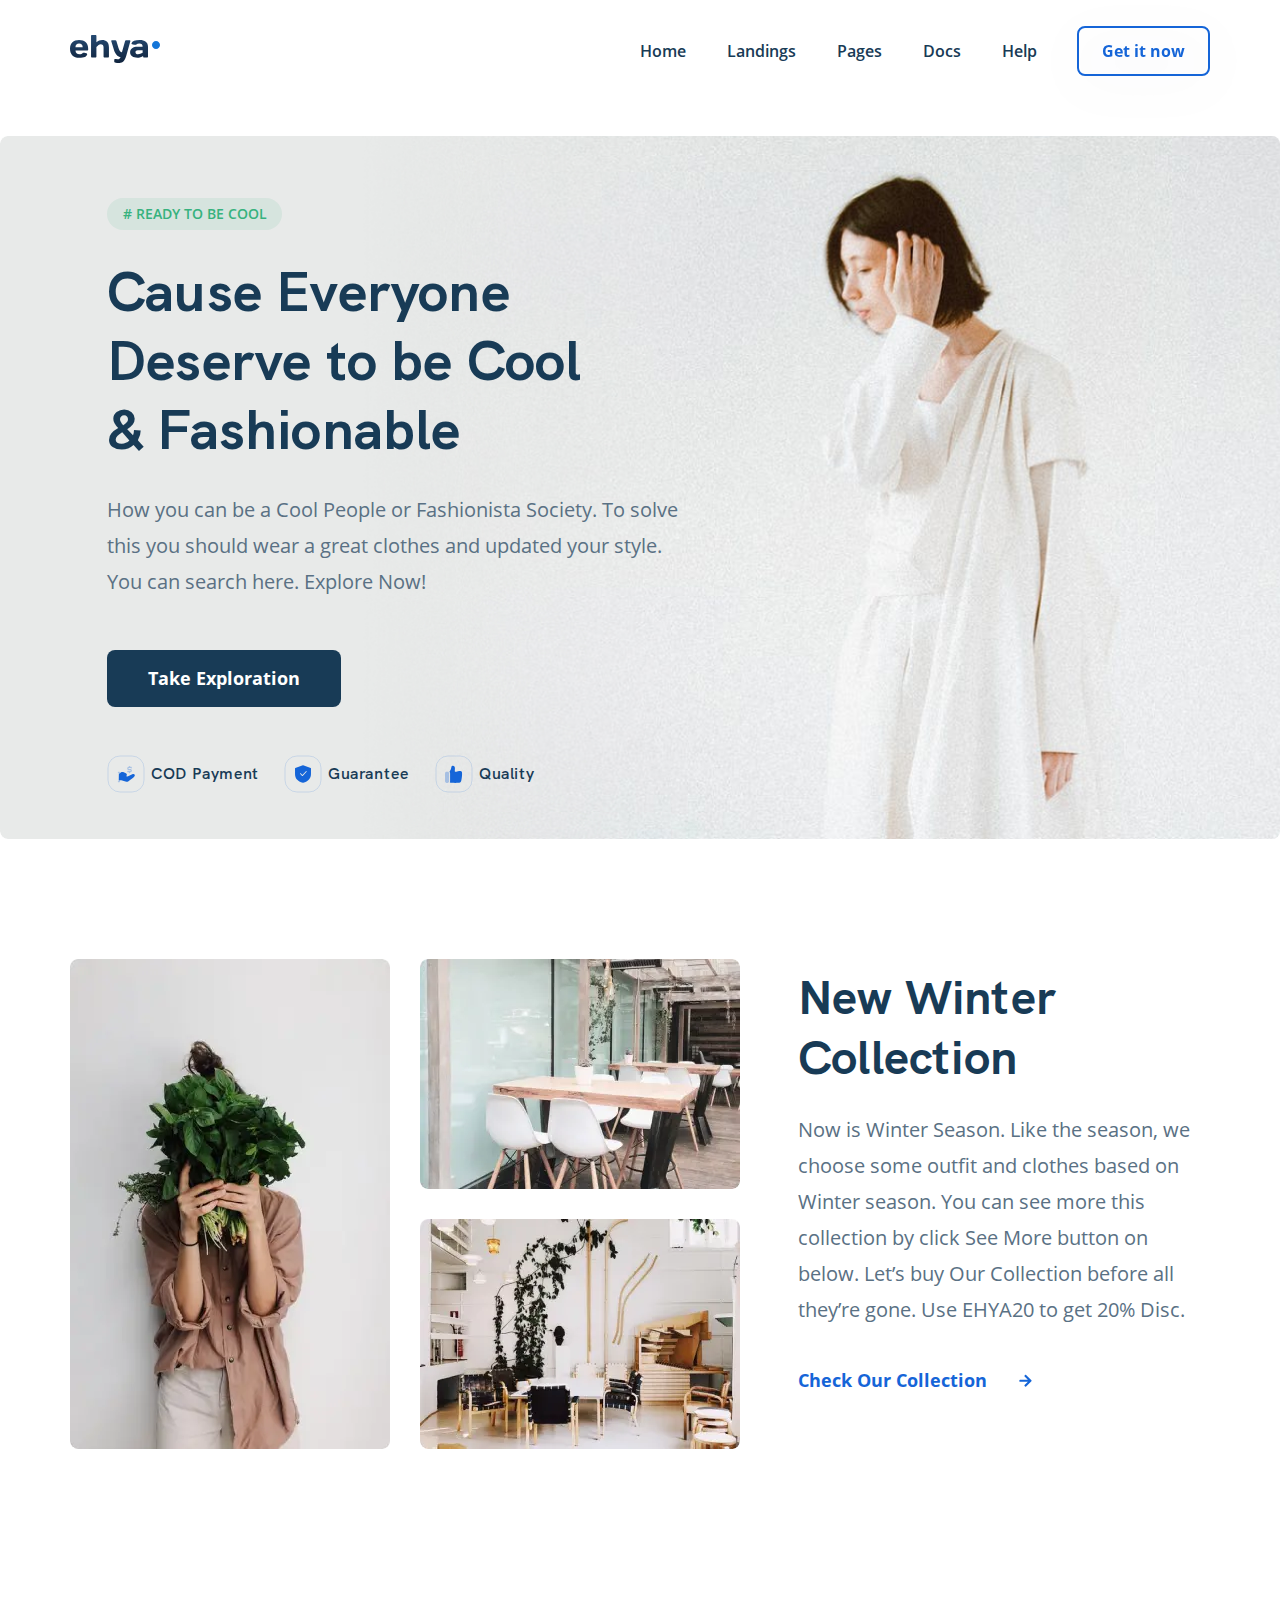
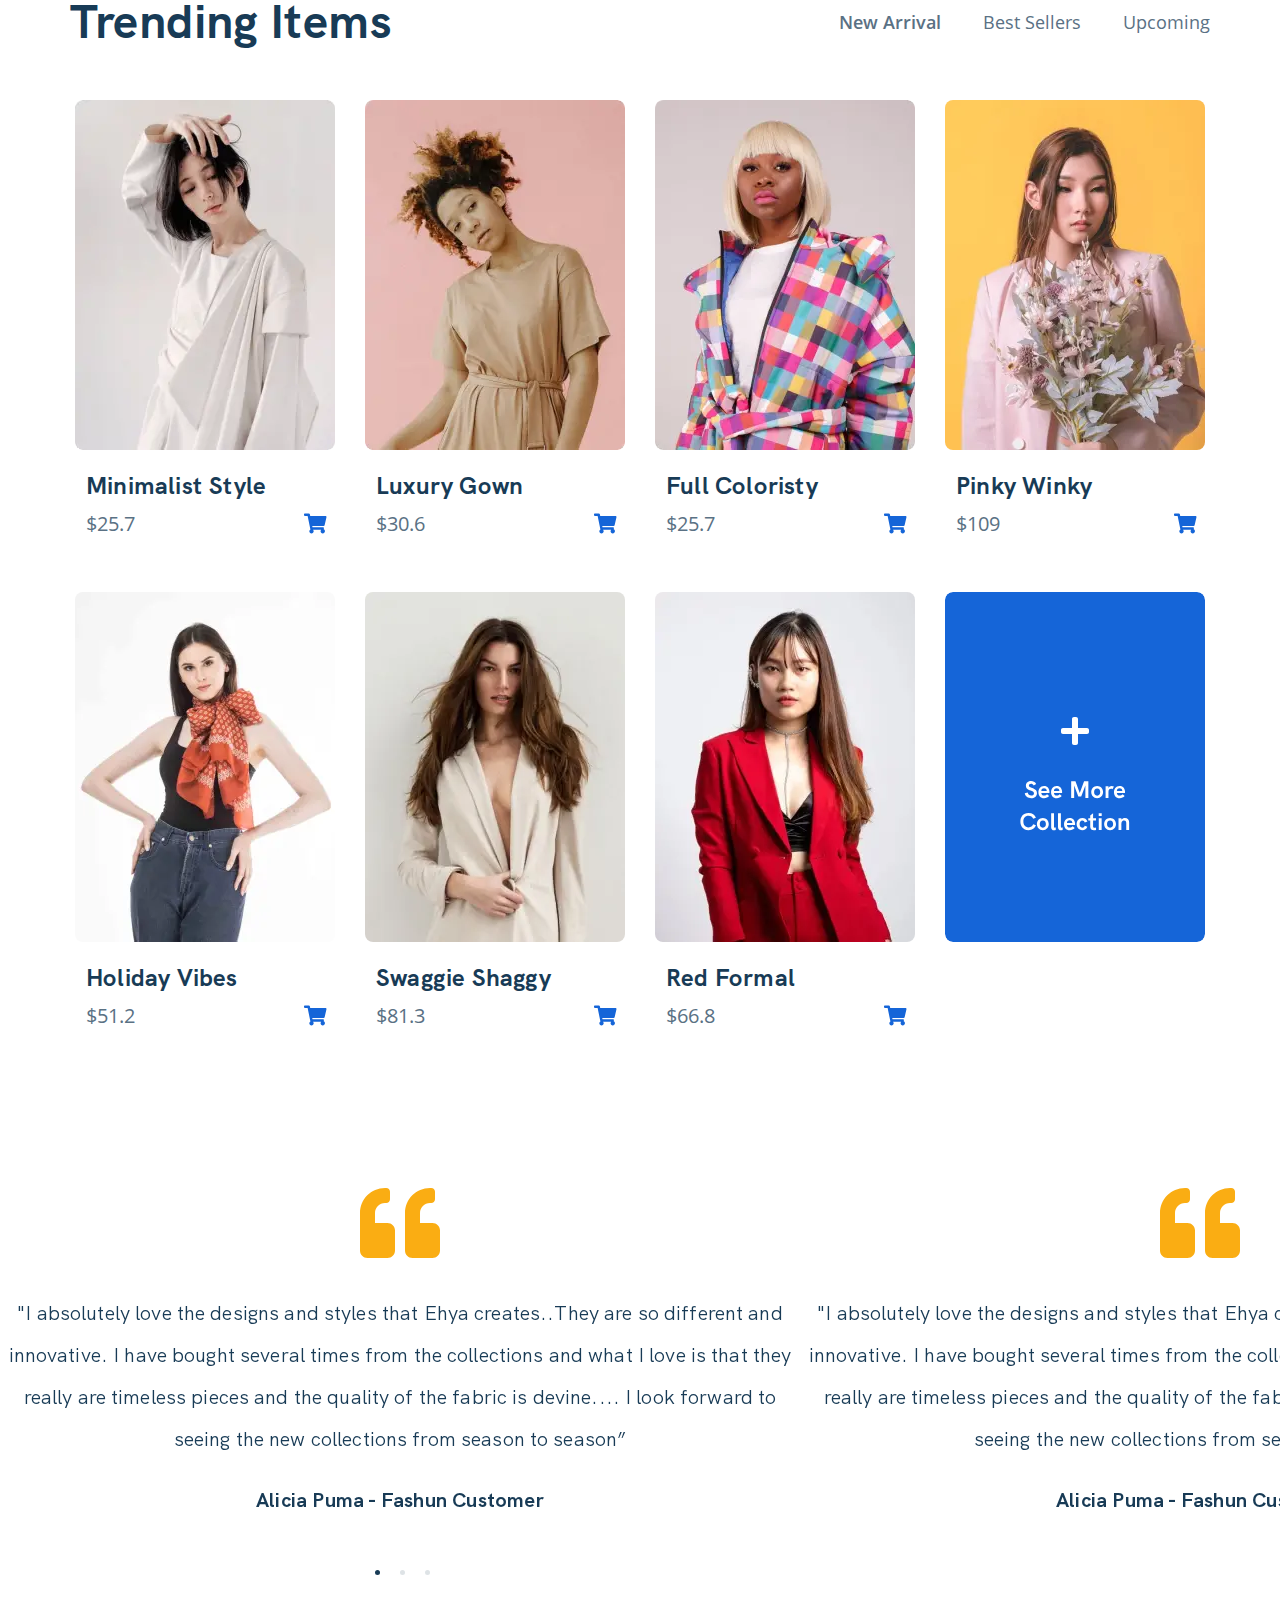
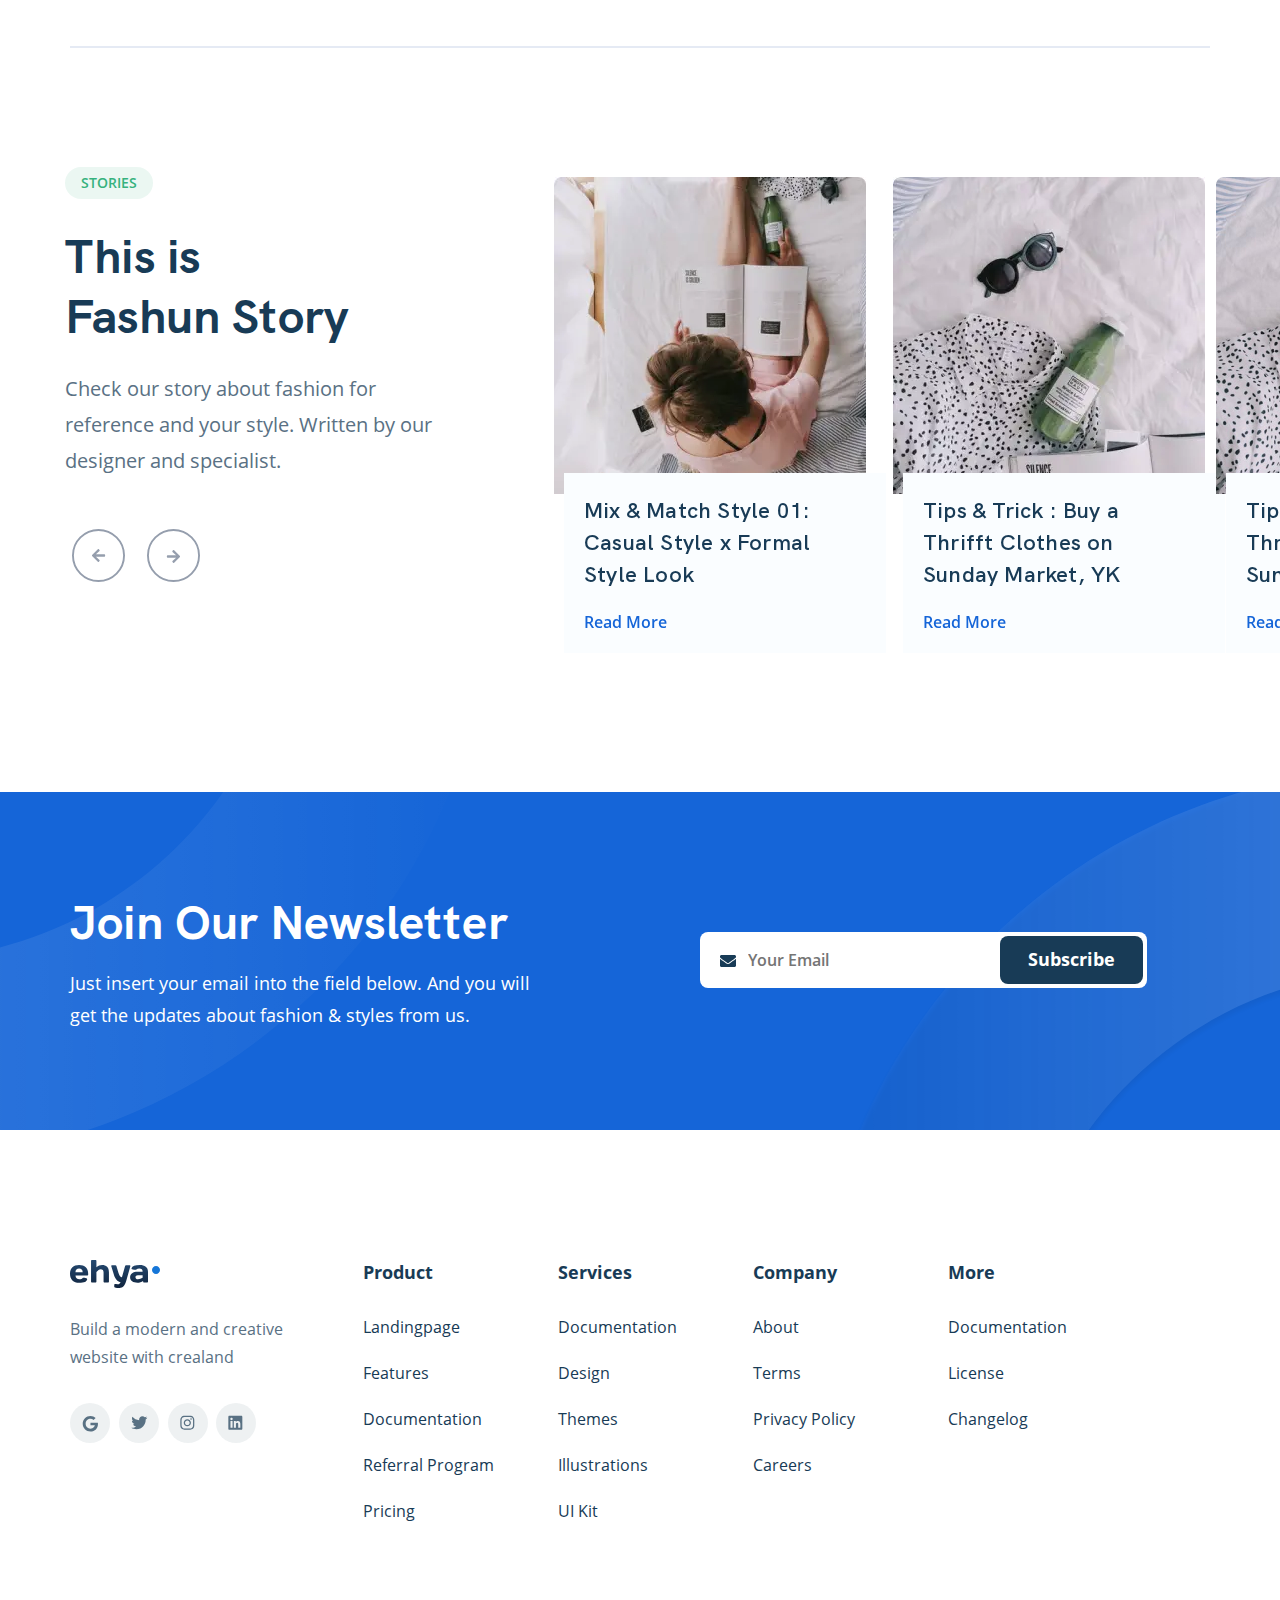
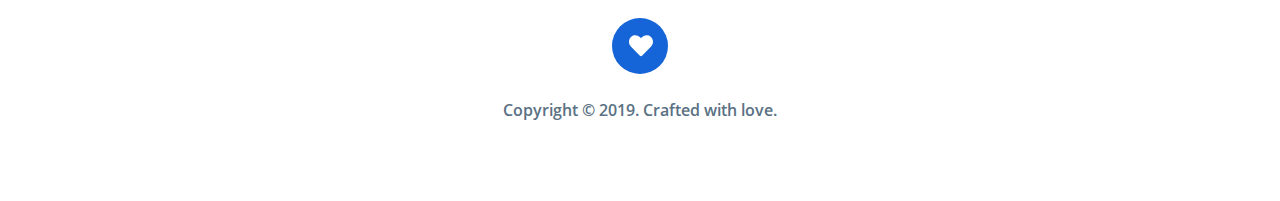
<file: index.html>
<!DOCTYPE html>
<html lang="en">
<head>
  <meta charset="UTF-8">
  <meta name="viewport" content="width=device-width, initial-scale=1.0">
  <link rel="shortcut icon" href="/favicon.ico" type="image/x-icon">
  <link rel="icon" href="/favicon.ico" type="image/x-icon">
  <link rel="stylesheet" href="https://unpkg.com/swiper/swiper-bundle.min.css">
  <link rel="stylesheet" href="css/style.css">
  <title>Ehya - Fashion & Styles</title>
</head>
<body class="body">
  
  <header class="header">
    <div class="container">
      <div class="header-wrapper">
        <a href="index.html" class="a header__link">
          <img src="img/Logo.svg" alt="Logo: ehya" class="img header__logo">
        </a>
        <div class="header__navbar">
          <a href="#" class="a close header__navbar-close" data-backdrop="static" tabindex="-1" data-keyboard="true">
            <img src="img/close.svg" alt="" class="img close-img header__navbar header__navbar-img header__navbar-img--dn">
          </a>
            <ul class="ul header__navbar-menu header__navbar-menu--mobile">
              <li class="li header__navbar-item">
                <a href="#" class="a header__navbar-link header__navbar-link--hover">Home</a>
              </li>
              <li class="li header__navbar-item">
                <a href="#" class="a header__navbar-link header__navbar-link--hover">Landings</a>
              </li>
              <li class="li header__navbar-item">
                <a href="#" class="a header__navbar-link header__navbar-link--hover">Pages</a>
              </li>
              <li class="li header__navbar-item">
                <a href="#" class="a header__navbar-link header__navbar-link--hover">Docs</a>
              </li>
              <li class="li header__navbar-item">
                <a href="#" class="a header__navbar-link header__navbar-link--hover">Help</a>
              </li>
            </ul>
            <button class="button button--no-bg header__navbar-button header__navbar-button--hover">Get it now</button>
        </div>
        <button class="button button-menu header__navbar-menu header__navbar-menu--dn">
          <span class="button-menu__line"></span>
          <span class="button-menu__line"></span>
          <span class="button-menu__line"></span>
        </button>
      </div>
      <!-- /.header-wrapper -->
    </div>
    <!-- /.container -->
  </header>
  <!-- /.header -->

  <section class="hero">
    <div class="container">
      <div class="hero-wrapper">
        <span class="hero__badges"># ready to be cool</span>
        <h1 class="hero__title">
          Cause Everyone<br>Deserve to be Cool<br>& Fashionable
        </h1>
        <p class="hero__text">
          How you can be a Cool People or Fashionista Society. To solve<br>this you should wear a great clothes and updated your style.<br>You can search here. Explore Now!
        </p>
        <button class="button hero__button hero__button--hover">Take Exploration</button>
        <div class="hero__advantages">
          <div class="hero__advantages-item">
            <img src="img/hero/icon-payment.svg" alt="Icon: payment" class="img hero__advantages-icon">
            <span class="hero__advantages-text">COD Payment</span>
          </div>
          <!-- /.hero__advantages-item -->
          <div class="hero__advantages-item">
            <img src="img/hero/icon-protection.svg" alt="Icon: protection" class="img hero__advantages-icon">
            <span class="hero__advantages-text">Guarantee</span>
          </div>
          <!-- /.hero__advantages-item -->
          <div class="hero__advantages-item hero__advantages-item--ml">
            <img src="img/hero/icon-like.svg" alt="Icon: like" class="img hero__advantages-icon">
            <span class="hero__advantages-text">Quality</span>
          </div>
          <!-- /.hero__advantages-item -->
        </div>
        <!-- /.hero__advantages -->
      </div>
      <!-- /.hero-wrapper -->
      
    </div>
    <!-- /.container -->
  </section>
  <!-- /.hero -->

  <section class="collection">
    <div class="container">
      <div class="collection-wrapper">
        <div class="collection-images">
          <div class="collection-images__item collection-images__item--1">
            <picture class="img collection-images__img collection-images__img--1">
              <source srcset="img/collection/colection-1.webp" type="image/webp">
              <img src="img/collection/colection-1.jpg" alt="" >
            </picture>
          </div>
          <!-- /.collection-images__item -->
          <div class="collection-images__item collection-images__item--2">
            <picture class="img collection-images__img collection-images__img--1">
              <source srcset="img/collection/colection-2.webp" type="image/webp">
              <img src="img/collection/colection-2.jpg" alt="" >
            </picture>
          </div>
          <!-- /.collection-images__item -->
          <div class="collection-images__item collection-images__item--3">
            <picture class="img collection-images__img collection-images__img--1">
              <source srcset="img/collection/colection-3.webp" type="image/webp">
              <img src="img/collection/colection-3.jpg" alt="" >
            </picture>
          </div>
          <!-- /.collection-images__item -->
        </div>
        <!-- /.collection-images -->
        <div class="collection-text">
          <h1 class="collection-text__title">New Winter Collection</h1>
          <p class="collection-text__text">Now is Winter Season. Like the season, we choose some outfit and clothes based on Winter season. You can see more this collection by click See More button on below. Let’s buy Our Collection before all they’re gone. Use EHYA20 to get 20% Disc.</p>
          <a href="#" class="a collection-text__link collection-text__link--hover">
            Check Our Collection
            <img src="img/collection/arrow-icon.svg" alt="Icon: arrow" class="img collection-text__icon">
          </a>
        </div>
        <!-- /.collection-text -->
      </div>
      <!-- /.collection-wrapper -->
    </div>
    <!-- /.container -->
  </section>
  <!-- /.collection -->

  <section class="trending">
    <div class="container">
      <div class="trending-top trending-top__wrapper">
        <h1 class="trending-top__title">Trending Items</h1>
        <ul class="ul trending-top trending-top__category">
          <li class="li trending-top trending-top__item">
            <a data-filter="new" href="#" class="a trending-top trending-top__link active">New Arrival</a>
          </li>
          <li class="li trending-top trending-top__item">
            <a data-filter="best" href="#" class="a trending-top trending-top__link">Best Sellers</a>
          </li>
          <li class="li trending-top trending-top__item">
            <a data-filter="upcoming" href="#" class="a trending-top__link">Upcoming</a>
          </li>
        </ul>
      </div>
      <!-- /.trending-top__wrapper -->
      <div class="trending-card">
        <div data-cat="new" class="trending-card__item">
          <div class="trending-card__images">
            <picture class="img trending-card__img">
              <source srcset="img/trending/trending-1.webp" type="image/webp">
                <img src="img/trending/trending-1.jpg" alt="Photo: Minimalist Style" >
            </picture>     
          </div>
          <h3 class="trending-card__title">Minimalist Style</h3>
          <div class="trending-card__wrapper">
            <span class="trending-card__price">$25.7 </span>
            <a href="#" class="a trending-card__link">
              <img src="img/trending/shopping-cart.svg" alt="Icon: shopping-cart" class="img trending-card__shopping">
            </a>
          </div>
        </div>
        <!-- /.trending-card__item -->

        <div data-cat="best" class="trending-card__item">
          <div class="trending-card__images">
            <picture class="img trending-card__img">
              <source srcset="img/trending/trending-2.webp" type="image/webp">
                <img src="img/trending/trending-2.jpg" alt="Photo: Minimalist Style" >
            </picture>
          </div>
          <h3 class="trending-card__title">Luxury Gown </h3>
          <div class="trending-card__wrapper">
            <span class="trending-card__price">$30.6</span>
            <a href="#" class="a trending-card__link">
              <img src="img/trending/shopping-cart.svg" alt="Icon: shopping-cart" class="img trending-card__shopping">
            </a>
          </div>
        </div>
        <!-- /.trending-card__item -->

        <div data-cat="upcoming" class="trending-card__item">
          <div class="trending-card__images">
            <picture class="img trending-card__img">
              <source srcset="img/trending/trending-3.webp" type="image/webp">
                <img src="img/trending/trending-3.jpg" alt="Photo: Minimalist Style" >
            </picture>
          </div>
          <h3 class="trending-card__title">Full Coloristy</h3>
          <div class="trending-card__wrapper">
            <span class="trending-card__price">$25.7 </span>
            <a href="#" class="a trending-card__link">
              <img src="img/trending/shopping-cart.svg" alt="Icon: shopping-cart" class="img trending-card__shopping">
            </a>
          </div>
        </div>
        <!-- /.trending-card__item -->

        <div data-cat="new" class="trending-card__item">
          <div class="trending-card__images">
            <picture class="img trending-card__img">
              <source srcset="img/trending/trending-4.webp" type="image/webp">
                <img src="img/trending/trending-4.jpg" alt="Photo: Minimalist Style" >
            </picture>
          </div>
          <h3 class="trending-card__title">Pinky Winky</h3>
          <div class="trending-card__wrapper">
            <span class="trending-card__price">$109</span>
            <a href="#" class="a trending-card__link">
              <img src="img/trending/shopping-cart.svg" alt="Icon: shopping-cart" class="img trending-card__shopping">
            </a>
          </div>
        </div>
        <!-- /.trending-card__item -->

        <div data-cat="best" class="trending-card__item">
          <div class="trending-card__images">
            <picture class="img trending-card__img">
              <source srcset="img/trending/trending-5.webp" type="image/webp">
                <img src="img/trending/trending-5.jpg" alt="Photo: Minimalist Style" >
            </picture>
          </div>
          <h3 class="trending-card__title">Holiday Vibes</h3>
          <div class="trending-card__wrapper">
            <span class="trending-card__price">$51.2</span>
            <a href="#" class="a trending-card__link">
              <img src="img/trending/shopping-cart.svg" alt="Icon: shopping-cart" class="img trending-card__shopping">
            </a>
          </div>
        </div>
        <!-- /.trending-card__item -->

        <div data-cat="upcoming" class="trending-card__item">
          <div class="trending-card__images">
            <picture class="img trending-card__img">
              <source srcset="img/trending/trending-6.webp" type="image/webp">
                <img src="img/trending/trending-6.jpg" alt="Photo: Minimalist Style" >
            </picture>
          </div>
          <h3 class="trending-card__title">Swaggie Shaggy</h3>
          <div class="trending-card__wrapper">
            <span class="trending-card__price">$81.3</span>
            <a href="#" class="a trending-card__link">
              <img src="img/trending/shopping-cart.svg" alt="Icon: shopping-cart" class="img trending-card__shopping">
            </a>
          </div>
        </div>
        <!-- /.trending-card__item -->

        <div data-cat="best" class="trending-card__item">
          <div class="trending-card__images">
            <picture class="img trending-card__img">
              <source srcset="img/trending/trending-7.webp" type="image/webp">
                <img src="img/trending/trending-7.jpg" alt="Photo: Minimalist Style" >
            </picture>
          </div>
          <h3 class="trending-card__title">Red Formal</h3>
          <div class="trending-card__wrapper">
            <span class="trending-card__price">$66.8</span>
            <a href="#" class="a trending-card__link">
              <img src="img/trending/shopping-cart.svg" alt="Icon: shopping-cart" class="img trending-card__shopping">
            </a>
          </div>
        </div>
        <!-- /.trending-card__item -->

        <div class="trending-card__item trending-card__item--more">
          
          <a href="#" class="a trending-card__link trending-card__link--more">
            <div class="trending-card__images">
              <img src="img/trending/Image.svg" alt="Photo: next" class="img trending-card__img">
            </div>
            
          </a>
        </div>
        <!-- /.trending-card__item -->
      </div>
      <!-- /.trending-card -->
    </div>
    <!-- /.container -->
  </section>
  <!-- /.trending -->

  <section class="testimonial">
    <div class="swiper-container testimonial-container">
      <div class="swiper-wrapper testimonial-wrapper">
        <div class="swiper-slide testimonial-slide">
          <img src="img/testimonial/quote.svg" alt="Image: qoute" class="img testimonial__img">
          <p class="testimonial__text">
            "I absolutely love the designs and styles that Ehya creates..They are so different and innovative. I have bought several times from the collections and what I love is that they really are timeless pieces and the quality of the fabric is devine.... I look forward to seeing the new collections from season to season”
          </p>
          <h4 class="testimonial__name">
            Alicia Puma - Fashun Customer
          </h4>
        </div>
        <!-- /.testimonial-slide -->
        <div class="swiper-slide">
          <img src="img/testimonial/quote.svg" alt="Image: qoute" class="img testimonial__img">
          <p class="testimonial__text">
            "I absolutely love the designs and styles that Ehya creates..They are so different and innovative. I have bought several times from the collections and what I love is that they really are timeless pieces and the quality of the fabric is devine.... I look forward to seeing the new collections from season to season”
          </p>
          <h4 class="testimonial__name">
            Alicia Puma - Fashun Customer
          </h4>
        </div>
        <!-- /.testimonial-slide -->
        <div class="swiper-slide">
          <img src="img/testimonial/quote.svg" alt="Image: qoute" class="img testimonial__img">
          <p class="testimonial__text">
            "I absolutely love the designs and styles that Ehya creates..They are so different and innovative. I have bought several times from the collections and what I love is that they really are timeless pieces and the quality of the fabric is devine.... I look forward to seeing the new collections from season to season”
          </p>
          <h4 class="testimonial__name">
            Alicia Puma - Fashun Customer
          </h4>
        </div>
        <!-- /.testimonial-slide -->
      </div>
      <!-- /.testimonial-wrapper -->
      <div class="swiper-pagination testimonial-pagination">
      </div>
    </div>
    <!-- /.testimonial-container -->
  </section>
  <!-- /.testimonial -->

  <section class="stories">
    <div class="container">
      <hr class="stories-line">
      <div class="stories-wrapper">

        <div class="stories__wrapper-top">
          <span class="stories__badges">Stories</span>
          <h1 class="stories__title">
            This is Fashun Story
          </h1>
          <p class="stories__text">
            Check our story about fashion for reference and your style. Written by our designer and specialist.
          </p>
        
          <button class="button stories-button stories-button--prev"></button>
          <button class="button stories-button stories-button--next"></button>
  
        </div>
        <!-- /.stories-wrapper__top -->
  
        <div class="swiper-container stories-container">
          <div class="swiper-wrapper stories__swiper-wrapper">
            <div class="swiper-slide stories-slide">
              <div class="stories-slide__item">
                <picture class="img stories-slide__img">
                  <source srcset="img/stories/stories-1.webp" type="image/webp">
                  <img src="img/stories/stories-1.jpg" alt="Image: Mix & Match Style 01" >
                </picture>  
                <div class="stories-slide__wrapper">
                  <h3 class="stories-slide__title">Mix & Match Style 01: Casual Style x Formal Style Look</h3>
                  <a href="#" class="a stories-slide__link">Read More</a>
                </div>
              </div>
              <!-- /.stories-slide__item -->
              <div class="stories-slide__item">
                <picture class="img stories-slide__img">
                  <source srcset="img/stories/stories-2.webp" type="image/webp">
                  <img src="img/stories/stories-2.jpg" alt="Image: Mix & Match Style 01" >
                </picture> 
                <div class="stories-slide__wrapper">
                  <h3 class="stories-slide__title">Tips & Trick : Buy a Thrifft Clothes on Sunday Market, YK</h3>
                  <a href="#" class="a stories-slide__link">Read More</a>
                </div>
              </div>
              <!-- /.stories-slide__item -->     
            </div>
            <!-- /.stories-slide -->
            <div class="swiper-slide stories-slide">
              <div class="stories-slide__item">
                <img src="img/stories/stories-2.jpg" alt="Image: Tips & Trick" class="img stories-slide__img">
                <div class="stories-slide__wrapper">
                  <h3 class="stories-slide__title">Tips & Trick : Buy a Thrifft Clothes on Sunday Market, YK</h3>
                  <a href="#" class="a stories-slide__link">Read More</a>
                </div>
              </div>
              <!-- /.stories-slide__item -->
              <div class="stories-slide__item">
                <img src="img/stories/stories-1.jpg" alt="Image: Mix & Match Style 01" class="img stories-slide__img">
                <div class="stories-slide__wrapper">
                  <h3 class="stories-slide__title">Mix & Match Style 01: Casual Style x Formal Style Look</h3>
                  <a href="#" class="a stories-slide__link">Read More</a>
                </div>
              </div>
              <!-- /.stories-slide__item -->
            </div>
            <!-- /.stories-slide -->
          </div>
          <!-- /.stories__swiper-wrapper -->
        </div>
        <!-- /.stories-container -->

      </div>
      <!-- /.stories-wrapper -->
      
    </div>
    <!-- /.container -->
  </section>
  <!-- /.stories -->

  <section class="newsletter">

      <div class="newsletter-wrapper">
        <div class="newsletter-text">
          <h2 class="newsletter__title">Join Our Newsletter</h2>
          <p class="newsletter__text">
            Just insert your email into the field below. And you will get the updates about fashion & styles from us.
          </p>
        </div>
        <form action="send.php" method="POST" class="subscribe newsletter__subscribe form">
          <img src="img/newsletter/icon-mail.svg" alt="Icon: mail" class="img subscribe__icon">
          <input type="email" placeholder="Your Email" class="subscribe__input" name="email" required>
          <button type="submit" class="button subscribe__button">
            Subscribe
          </button>
        </form>
      </div>
      <!-- /.newsletter-wrapper -->

  </section>
  <!-- /.newsletter -->

  <footer class="footer">
    <div class="container">
      <div class="footer-top">
        <div class="footer-top__item footer-top__item--logotype">
          <img src="img/Logo.svg" alt="Logo: ehya" class="img footer-top__logo">
          <span class="footer-top__text">
            Build a modern and creative website with crealand
          </span>
          <div class="footer-top__social-gruop">
            <a href="https://plus.google.com/" class="a footer-top__social-link">
              <div class="footer-top__social-item">
                <img src="img/footer/icon-google.svg" alt="Icon: google lpus" class="img footer-top__social-icon">
              </div>
            </a>
            <!-- /.footer-top__social-item -->
            <a href="https://twitter.com/" class="a footer-top__social-link">
              <div class="footer-top__social-item">
                <img src="img/footer/icon-twitter.svg" alt="Icon: twitter" class="img footer-top__social-icon">
              </div>
            </a>
            <!-- /.footer-top__social-item -->
            <a href="https://www.instagram.com/" class="a footer-top__social-link">
              <div class="footer-top__social-item">
                <img src="img/footer/icon-instagram.svg" alt="Icon: instagram" class="img footer-top__social-icon">
              </div>
            </a>
            <!-- /.footer-top__social-item -->
            <a href="https://linkedin.com/" class="a footer-top__social-link">
              <div class="footer-top__social-item">
                <img src="img/footer/icon-linked_in.svg" alt="Icon: linked-in" class="img footer-top__social-icon">
              </div>
            </a>
            <!-- /.footer-top__social-item -->
          </div>
          <!-- /.footer-top__social-gruop -->
        </div>
        <!-- /.footer-top__item -->
        <div class="footer-top__item footer-top__item--product">
          <h3 class="footer-top__title">Product</h3>
          <ul class="ul footer-top__list">
            <li class="li footer-top__list-item">
              <a href="#" class="a footer-top__list-link">
                Landingpage
              </a>
            </li>
            <li class="li footer-top__list-item">
              <a href="#" class="a footer-top__list-link">
                Features
              </a>
            </li>
            <li class="li footer-top__list-item">
              <a href="#" class="a footer-top__list-link">
                Documentation
              </a>
            </li>
            <li class="li footer-top__list-item">
              <a href="#" class="a footer-top__list-link">
                Referral Program
              </a>
            </li>
            <li class="li footer-top__list-item">
              <a href="#" class="a footer-top__list-link">
                Pricing
              </a>
            </li>
          </ul>
          <!-- /.ul footer-top__list -->
        </div>
        <!-- /.footer-top__item -->
        <div class="footer-top__item footer-top__item--services">
          <h3 class="footer-top__title">Services</h3>
          <ul class="ul footer-top__list">
            <li class="li footer-top__list-item">
              <a href="#" class="a footer-top__list-link">
                Documentation
              </a>
            </li>
            <li class="li footer-top__list-item">
              <a href="#" class="a footer-top__list-link">
                Design
              </a>
            </li>
            <li class="li footer-top__list-item">
              <a href="#" class="a footer-top__list-link">
                Themes
              </a>
            </li>
            <li class="li footer-top__list-item">
              <a href="#" class="a footer-top__list-link">
                Illustrations
              </a>
            </li>
            <li class="li footer-top__list-item">
              <a href="#" class="a footer-top__list-link">
                UI Kit
              </a>
            </li>
          </ul>
          <!-- /.ul footer-top__list -->
        </div>
        <!-- /.footer-top__item -->
        <div class="footer-top__item footer-top__item--company">
          <h3 class="footer-top__title">Company</h3>
          <ul class="ul footer-top__list">
            <li class="li footer-top__list-item">
              <a href="#" class="a footer-top__list-link">
                About
              </a>
            </li>
            <li class="li footer-top__list-item">
              <a href="#" class="a footer-top__list-link">
                Terms
              </a>
            </li>
            <li class="li footer-top__list-item">
              <a href="#" class="a footer-top__list-link">
                Privacy Policy
              </a>
            </li>
            <li class="li footer-top__list-item">
              <a href="#" class="a footer-top__list-link">
                Careers
              </a>
            </li>
          </ul>
          <!-- /.ul footer-top__list -->
        </div>
        <!-- /.footer-top__item -->
        <div class="footer-top__item footer-top__item--more">
          <h3 class="footer-top__title">More</h3>
          <ul class="ul footer-top__list">
            <li class="li footer-top__list-item">
              <a href="#" class="a footer-top__list-link">
                Documentation
              </a>
            </li>
            <li class="li footer-top__list-item">
              <a href="#" class="a footer-top__list-link">
                License
              </a>
            </li>
            <li class="li footer-top__list-item">
              <a href="#" class="a footer-top__list-link">
                Changelog
              </a>
            </li>
          </ul>
          <!-- /.ul footer-top__list -->
        </div>
        <!-- /.footer-top__item -->
      </div>
      <!-- /.footer-top -->
      <div class="footer-bot">
        <div class="footer-bot__icon-gruop">
          <img src="img/footer/icon-heart.svg" alt="Icon: heart" class="img footer-bot__icon">
        </div>
        <a href="#" class="a footer-bot__copyright-link">
          Copyright © 2019. Crafted with love.
        </a>
      </div>
      <!-- /.footer-bot -->
    </div>
    <!-- /.container -->
  </footer>
  <!-- /.footer -->

  <div class="modal">
    <div class="modal-overlay"></div>

    <div class="modal-dialog">
      <h3 class="modal-dialog__title">
        Thank! You have subscribed to the newsletter</h3>
        <a href="#" class="modal-dialog__close" data-backdrop="static" tabindex="-1" data-keyboard="true">
          <img src="img/close.svg" alt="icon: close" class="modal-dialog__close-image">
        </a>
    </div>
      
  </div>
  <!-- /.modal -->

  <script src="https://ajax.googleapis.com/ajax/libs/jquery/1.11.0/jquery.min.js"></script>
  <script src="https://unpkg.com/swiper/swiper-bundle.min.js"></script>
  <script src="js/jquery.validate.min.js"></script>
  <script src="js/main.js"></script>
</body>
</html>
</file>
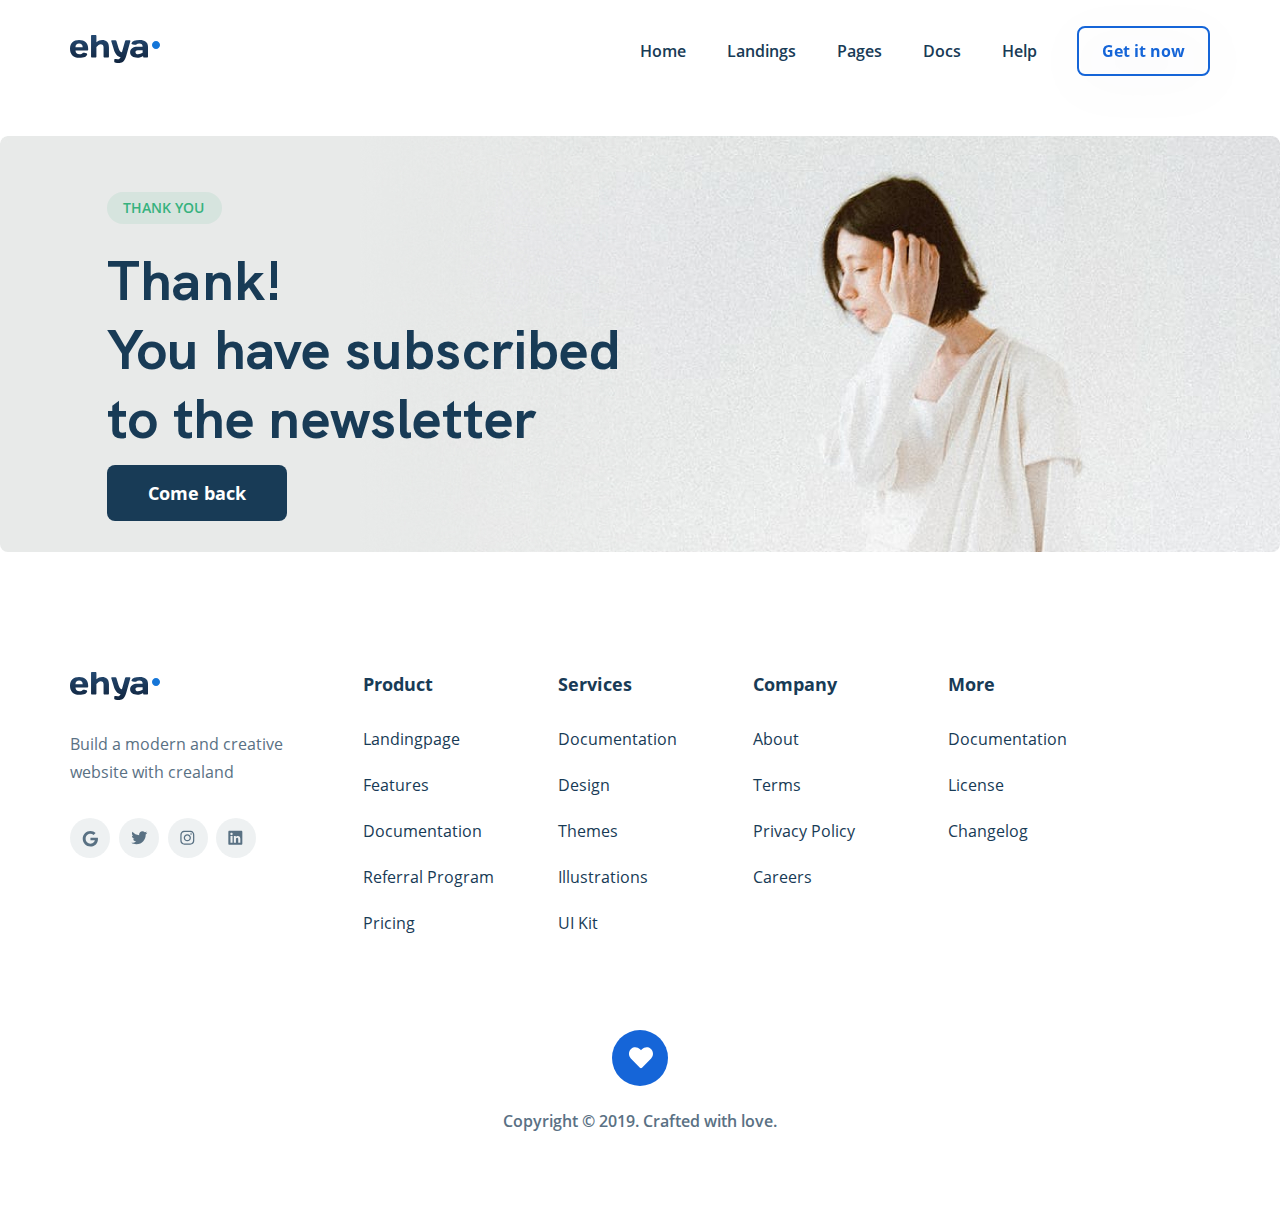
<file: thanks.html>
<!DOCTYPE html>
<html lang="en">
<head>
  <meta charset="UTF-8">
  <meta name="viewport" content="width=device-width, initial-scale=1.0">
  <link rel="shortcut icon" href="favicon.ico" type="image/x-icon">
  <link rel="icon" href="favicon.ico" type="image/x-icon">
  <link rel="stylesheet" href="https://unpkg.com/swiper/swiper-bundle.min.css">
  <link rel="stylesheet" href="css/style.css">
  <title>Ehya - Fashion & Styles</title>
</head>
<body class="body">
  
  <header class="header">
    <div class="container">
      <div class="header-wrapper">
        <a href="index.html" rel="nofollow noopener noreferrer" class="a header__link">
          <img src="img/Logo.svg" alt="Logo: ehya" class="img header__logo">
        </a>
        <div class="header__navbar">
          <a href="#" rel="nofollow noopener noreferrer" class="a close header__navbar-close" data-backdrop="static" tabindex="-1" data-keyboard="true">
            <img src="img/close.svg" alt="" class="img close-img header__navbar header__navbar-img header__navbar-img--dn">
          </a>
            <ul class="ul header__navbar-menu header__navbar-menu--mobile">
              <li class="li header__navbar-item">
                <a href="#" rel="nofollow noopener noreferrer" class="a header__navbar-link header__navbar-link--hover">Home</a>
              </li>
              <li class="li header__navbar-item">
                <a href="#" rel="nofollow noopener noreferrer" class="a header__navbar-link header__navbar-link--hover">Landings</a>
              </li>
              <li class="li header__navbar-item">
                <a href="#" rel="nofollow noopener noreferrer" class="a header__navbar-link header__navbar-link--hover">Pages</a>
              </li>
              <li class="li header__navbar-item">
                <a href="#" rel="nofollow noopener noreferrer" class="a header__navbar-link header__navbar-link--hover">Docs</a>
              </li>
              <li class="li header__navbar-item">
                <a href="#" rel="nofollow noopener noreferrer" class="a header__navbar-link header__navbar-link--hover">Help</a>
              </li>
            </ul>
            <button class="button button--no-bg header__navbar-button header__navbar-button--hover">Get it now</button>
        </div>
        <button class="button button-menu header__navbar-menu header__navbar-menu--dn">
          <span class="button-menu__line"></span>
          <span class="button-menu__line"></span>
          <span class="button-menu__line"></span>
        </button>
      </div>
      <!-- /.header-wrapper -->
    </div>
    <!-- /.container -->
  </header>
  <!-- /.header -->

  <section class="hero">
    <div class="container">
      <div class="hero-wrapper">
        <span class="hero__thanks">Thank You</span>
        <h1 class="hero__title">
          Thank! <br> You have subscribed <br> to the newsletter
        </h1>
        <a href="index.html" rel="nofollow noopener noreferrer" class="a button hero__button hero__button--hover">Come back</a>
      </div>
      <!-- /.hero-wrapper -->     
    </div>
    <!-- /.container -->
  </section>
  <!-- /.hero -->



  <footer class="footer">
    <div class="container">
      <div class="footer-top">
        <div class="footer-top__item footer-top__item--logotype">
          <a href="index.html" rel="nofollow noopener noreferrer" class="a footer-top__logo-link">
            <img src="img/Logo.svg" alt="Logo: ehya" class="img footer-top__logo">
          </a>
          <span class="footer-top__text">
            Build a modern and creative website with crealand
          </span>
          <div class="footer-top__social-gruop">
            <a href="https://plus.google.com/" target="_blank" rel="nofollow noopener noreferrer" class="a footer-top__social-link">
              <div class="footer-top__social-item">
                <img src="img/footer/icon-google.svg" alt="Icon: google lpus" class="img footer-top__social-icon">
              </div>
            </a>
            <!-- /.footer-top__social-item -->
            <a href="https://twitter.com/" target="_blank" rel="nofollow noopener noreferrer" class="a footer-top__social-link">
              <div class="footer-top__social-item">
                <img src="img/footer/icon-twitter.svg" alt="Icon: twitter" class="img footer-top__social-icon">
              </div>
            </a>
            <!-- /.footer-top__social-item -->
            <a href="https://www.instagram.com/" target="_blank" rel="nofollow noopener noreferrer" class="a footer-top__social-link">
              <div class="footer-top__social-item">
                <img src="img/footer/icon-instagram.svg" alt="Icon: instagram" class="img footer-top__social-icon">
              </div>
            </a>
            <!-- /.footer-top__social-item -->
            <a href="https://linkedin.com/" target="_blank" rel="nofollow noopener noreferrer" class="a footer-top__social-link">
              <div class="footer-top__social-item">
                <img src="img/footer/icon-linked_in.svg" alt="Icon: linked-in" class="img footer-top__social-icon">
              </div>
            </a>
            <!-- /.footer-top__social-item -->
          </div>
          <!-- /.footer-top__social-gruop -->
        </div>
        <!-- /.footer-top__item -->
        <div class="footer-top__item footer-top__item--product">
          <h3 class="footer-top__title">Product</h3>
          <ul class="ul footer-top__list">
            <li class="li footer-top__list-item">
              <a href="#" rel="nofollow noopener noreferrer" class="a footer-top__list-link">
                Landingpage
              </a>
            </li>
            <li class="li footer-top__list-item">
              <a href="#" rel="nofollow noopener noreferrer" class="a footer-top__list-link">
                Features
              </a>
            </li>
            <li class="li footer-top__list-item">
              <a href="#" rel="nofollow noopener noreferrer" class="a footer-top__list-link">
                Documentation
              </a>
            </li>
            <li class="li footer-top__list-item">
              <a href="#" rel="nofollow noopener noreferrer" class="a footer-top__list-link">
                Referral Program
              </a>
            </li>
            <li class="li footer-top__list-item">
              <a href="#" rel="nofollow noopener noreferrer" class="a footer-top__list-link">
                Pricing
              </a>
            </li>
          </ul>
          <!-- /.ul footer-top__list -->
        </div>
        <!-- /.footer-top__item -->
        <div class="footer-top__item footer-top__item--services">
          <h3 class="footer-top__title">Services</h3>
          <ul class="ul footer-top__list">
            <li class="li footer-top__list-item">
              <a href="#" rel="nofollow noopener noreferrer" class="a footer-top__list-link">
                Documentation
              </a>
            </li>
            <li class="li footer-top__list-item">
              <a href="#" rel="nofollow noopener noreferrer" class="a footer-top__list-link">
                Design
              </a>
            </li>
            <li class="li footer-top__list-item">
              <a href="#" rel="nofollow noopener noreferrer" class="a footer-top__list-link">
                Themes
              </a>
            </li>
            <li class="li footer-top__list-item">
              <a href="#" rel="nofollow noopener noreferrer" class="a footer-top__list-link">
                Illustrations
              </a>
            </li>
            <li class="li footer-top__list-item">
              <a href="#" rel="nofollow noopener noreferrer" class="a footer-top__list-link">
                UI Kit
              </a>
            </li>
          </ul>
          <!-- /.ul footer-top__list -->
        </div>
        <!-- /.footer-top__item -->
        <div class="footer-top__item footer-top__item--company">
          <h3 class="footer-top__title">Company</h3>
          <ul class="ul footer-top__list">
            <li class="li footer-top__list-item">
              <a href="#" rel="nofollow noopener noreferrer" class="a footer-top__list-link">
                About
              </a>
            </li>
            <li class="li footer-top__list-item">
              <a href="#" rel="nofollow noopener noreferrer" class="a footer-top__list-link">
                Terms
              </a>
            </li>
            <li class="li footer-top__list-item">
              <a href="#" rel="nofollow noopener noreferrer" class="a footer-top__list-link">
                Privacy Policy
              </a>
            </li>
            <li class="li footer-top__list-item">
              <a href="#" rel="nofollow noopener noreferrer" class="a footer-top__list-link">
                Careers
              </a>
            </li>
          </ul>
          <!-- /.ul footer-top__list -->
        </div>
        <!-- /.footer-top__item -->
        <div class="footer-top__item footer-top__item--more">
          <h3 class="footer-top__title">More</h3>
          <ul class="ul footer-top__list">
            <li class="li footer-top__list-item">
              <a href="#" rel="nofollow noopener noreferrer" class="a footer-top__list-link">
                Documentation
              </a>
            </li>
            <li class="li footer-top__list-item">
              <a href="#" rel="nofollow noopener noreferrer" class="a footer-top__list-link">
                License
              </a>
            </li>
            <li class="li footer-top__list-item">
              <a href="#" rel="nofollow noopener noreferrer" class="a footer-top__list-link">
                Changelog
              </a>
            </li>
          </ul>
          <!-- /.ul footer-top__list -->
        </div>
        <!-- /.footer-top__item -->
      </div>
      <!-- /.footer-top -->
      <div class="footer-bot">
        <div class="footer-bot__icon-gruop">
          <img src="img/footer/icon-heart.svg" alt="Icon: heart" class="img footer-bot__icon">
        </div>
        <a href="#" rel="nofollow noopener noreferrer" class="a footer-bot__copyright-link">
          Copyright © 2019. Crafted with love.
        </a>
      </div>
      <!-- /.footer-bot -->
    </div>
    <!-- /.container -->
  </footer>
  <!-- /.footer -->

  <!-- <div class="modal">
    <div class="modal-overlay"></div>

    <div class="modal-dialog">
      <h3 class="modal-dialog__title">
        Thank! You have subscribed to the newsletter</h3>
        <a href="#" class="modal-dialog__close" data-backdrop="static" tabindex="-1" data-keyboard="true">
          <img src="img/close.svg" alt="icon: close" class="modal-dialog__close-image">
        </a>
    </div>
      
  </div> -->
  <!-- /.modal -->

  <script src="https://ajax.googleapis.com/ajax/libs/jquery/1.11.0/jquery.min.js"></script>
  <script src="https://unpkg.com/swiper/swiper-bundle.min.js"></script>
  <script src="js/jquery.validate.min.js"></script>
  <script src="js/main.js"></script>
</body>
</html>
</file>
